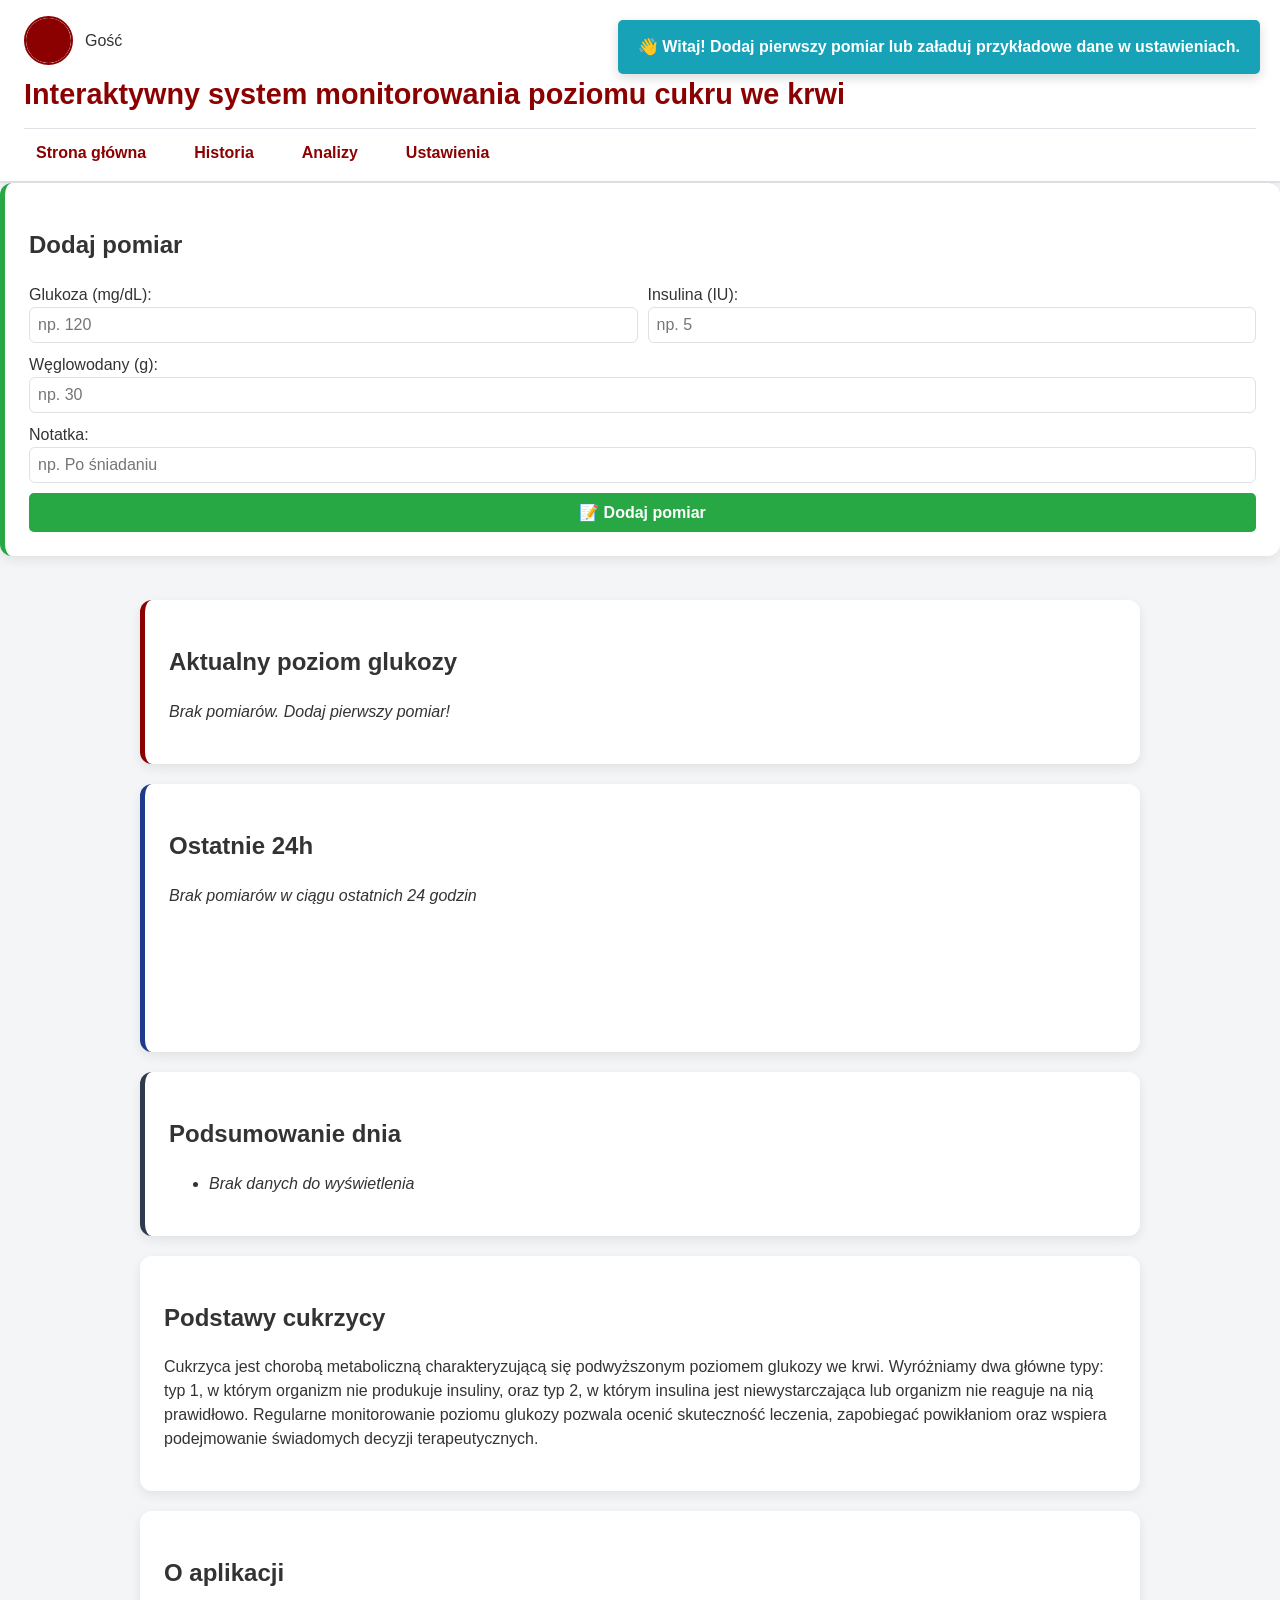
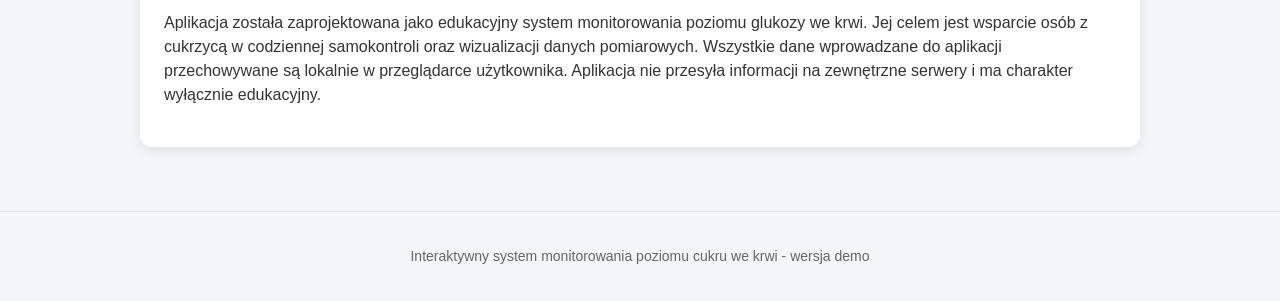
<file: docs/index.html>
<!DOCTYPE html>
<html lang="pl">
<head>
  <meta charset="UTF-8">
  <meta name="viewport" content="width=device-width, initial-scale=1.0">
  <title>Interaktywny system monitorowania poziomu cukru we krwi</title>
  <link rel="stylesheet" href="style.css">
</head>
<body>

<header>
  <div id="user-profile">
    <img src="[data-uri]" alt="Profil użytkownika" id="profile-pic">
    <span id="username-display">Gość</span>
  </div>
  <h1>Interaktywny system monitorowania poziomu cukru we krwi</h1>
  <nav>
    <ul>
      <li><a href="#" data-target="dashboard">Strona główna</a></li>
      <li><a href="#" data-target="history">Historia</a></li>
      <li><a href="#" data-target="analytics">Analizy</a></li>
      <li><a href="#" data-target="settings">Ustawienia</a></li>
    </ul>
  </nav>
</header>

<main>
  <!-- SZYBKI FORMULARZ DODAWANIA POMIARU -->
  <div class="dashboard-card" id="quick-add-form">
    <h2>Dodaj pomiar</h2>
    <form id="quick-measurement-form">
      <div style="display: grid; grid-template-columns: 1fr 1fr; gap: 10px; margin-bottom: 10px;">
        <div>
          <label for="quick-glucose">Glukoza (mg/dL):</label>
          <input type="number" id="quick-glucose" required min="20" max="800" 
                 style="width: 100%; padding: 8px;" placeholder="np. 120">
        </div>
        <div>
          <label for="quick-insulin">Insulina (IU):</label>
          <input type="number" id="quick-insulin" step="0.5" min="0" max="50"
                 style="width: 100%; padding: 8px;" placeholder="np. 5">
        </div>
      </div>

      <div style="margin-bottom: 10px;">
        <label for="quick-carbs">Węglowodany (g):</label>
        <input type="number" id="quick-carbs" step="1" min="0" max="300"
               style="width: 100%; padding: 8px;" placeholder="np. 30">
      </div>
      
      <div style="margin-bottom: 10px;">
        <label for="quick-note">Notatka:</label>
        <input type="text" id="quick-note" 
               style="width: 100%; padding: 8px;" 
               placeholder="np. Po śniadaniu">
      </div>
      
      <button type="submit" 
              style="background: #28a745; color: white; border: none; padding: 10px; width: 100%; border-radius: 5px; cursor: pointer;">
        📝 Dodaj pomiar
      </button>
    </form>
  </div>

  <!-- DASHBOARD -->
  <section id="dashboard">
    <div class="dashboard-card" id="current-glucose-card">
      <h2>Aktualny poziom glukozy</h2>
      <p>[Aktualny poziom glukozy]</p>
    </div>

    <div class="dashboard-card" id="mini-chart">
      <h2>Ostatnie 24h</h2>
      <p>[Mini wykres poziomu glukozy]</p>
    </div>

    <div class="dashboard-card" id="daily-summary">
      <h2>Podsumowanie dnia</h2>
      <ul>
        <li>Średni poziom glukozy: [Placeholder]</li>
        <li>Liczba pomiarów: [Placeholder]</li>
        <li>Minimalna wartość: [Placeholder]</li>
        <li>Maksymalna wartość: [Placeholder]</li>
      </ul>
    </div>

    <div class="dashboard-card" id="diabetes-basics">
      <h2>Podstawy cukrzycy</h2>
      <p>
        Cukrzyca jest chorobą metaboliczną charakteryzującą się podwyższonym poziomem glukozy we krwi. Wyróżniamy dwa główne typy: typ 1, w którym organizm nie produkuje insuliny, oraz typ 2, w którym insulina jest niewystarczająca lub organizm nie reaguje na nią prawidłowo. Regularne monitorowanie poziomu glukozy pozwala ocenić skuteczność leczenia, zapobiegać powikłaniom oraz wspiera podejmowanie świadomych decyzji terapeutycznych.
      </p>
    </div>

    <div class="dashboard-card" id="app-info">
      <h2>O aplikacji</h2>
      <p>
        Aplikacja została zaprojektowana jako edukacyjny system monitorowania poziomu glukozy we krwi. Jej celem jest wsparcie osób z cukrzycą w codziennej samokontroli oraz wizualizacji danych pomiarowych. Wszystkie dane wprowadzane do aplikacji przechowywane są lokalnie w przeglądarce użytkownika. Aplikacja nie przesyła informacji na zewnętrzne serwery i ma charakter wyłącznie edukacyjny.
      </p>
    </div>
  </section>

  <!-- HISTORIA -->
  <section id="history" class="hidden">
    <h2>Historia pomiarów</h2>
    <div class="table-wrap">
      <table class="history">
        <thead>
          <tr>
            <th>Data</th>
            <th>Godzina</th>
            <th>Poziom glukozy</th>
            <th>Insulina (IU)</th>
            <th>Węglowodany (g)</th>
            <th>Notatka</th>
          </tr>
        </thead>
        <tbody>
          <!-- Wypełniane przez JS -->
        </tbody>
      </table>
    </div>
  </section>

  <!-- ANALIZY -->
  <section id="analytics" class="hidden">
    <h2>Analizy i statystyki</h2>
    
    <div class="analytics-card">
      <h3>Wykres trendów</h3>
      <div class="chart-controls">
        <label for="trend-range-select">Wybierz zakres:</label>
        <select id="trend-range-select" style="margin-left: 10px; padding: 8px 12px; border-radius: 6px; border: 1px solid #ddd;">
          <option value="days">Ostatnie 12 dni</option>
          <option value="weeks">Ostatnie 12 tygodni</option>
          <option value="months">Ostatnie 12 miesięcy</option>
        </select>
      </div>
      <div class="placeholder" id="trend-placeholder">
        <!-- Wykres pojawi się tutaj -->
      </div>
      <div id="chart-stats" style="margin-top: 15px;"></div>
    </div>
    
    <div class="analytics-card">
      <h3>Podsumowanie</h3>
      <div class="placeholder" id="analytics-summary">
        <!-- Statystyki pojawią się tutaj -->
      </div>
    </div>

    <div class="analytics-card" id="analytics-info">
      <h3>Analiza i statystyki</h3>
      <p>
        Aplikacja pozwala śledzić poziom glukozy w czasie dzięki automatycznemu generowaniu wykresów i podsumowań statystycznych. Możesz obserwować średnie wartości dzienne, tygodniowe i miesięczne, minimalne oraz maksymalne stężenia glukozy, a także trendy wzrostu lub spadku poziomu cukru. Dzięki temu łatwiej zidentyfikować czynniki wpływające na wahania glikemii, takie jak posiłki, aktywność fizyczna czy stres. Wizualizacja danych pomaga w szybkim wykrywaniu nieprawidłowości i ocenie skuteczności leczenia.
      </p>
    </div>

    <div class="analytics-card" id="why-keep-log">
      <h3>Dlaczego warto prowadzić dziennik glikemii</h3>
      <p>Regularne zapisywanie pomiarów glukozy w dzienniku pozwala lepiej zrozumieć własne ciało i kontrolować przebieg cukrzycy. Prowadzenie dziennika:</p>
      <ul>
        <li>ułatwia podejmowanie świadomych decyzji żywieniowych i insulinowych,</li>
        <li>pomaga lekarzowi w precyzyjnej ocenie terapii,</li>
        <li>umożliwia szybkie wykrycie niepokojących trendów, takich jak częste spadki lub skoki cukru,</li>
        <li>wspiera rozwój zdrowych nawyków i lepszą kontrolę choroby na co dzień.</li>
      </ul>
    </div>
  </section>

  <!-- USTAWIENIA -->
  <section id="settings" class="hidden">
    <h2>Ustawienia</h2>
    
    <!-- KONTO UŻYTKOWNIKA -->
    <div class="settings-card">
      <h3>Konto użytkownika</h3>
      <div id="account-section">
        <div id="login-form" style="display: block;">
          <div style="margin-bottom: 15px;">
            <label for="username">Nazwa użytkownika:</label>
            <input type="text" id="username" style="width: 100%; padding: 10px; margin-top: 5px; border: 1px solid #ddd; border-radius: 6px;">
          </div>
          <div style="margin-bottom: 15px;">
            <label for="password">Hasło:</label>
            <input type="password" id="password" style="width: 100%; padding: 10px; margin-top: 5px; border: 1px solid #ddd; border-radius: 6px;">
          </div>
          <div style="display: flex; gap: 10px; margin-bottom: 15px;">
            <button id="register-btn" style="flex: 1; padding: 12px; background: #28a745; color: white; border: none; border-radius: 6px; cursor: pointer; font-weight: bold;">
              Zarejestruj się
            </button>
            <button id="login-btn" style="flex: 1; padding: 12px; background: #007bff; color: white; border: none; border-radius: 6px; cursor: pointer; font-weight: bold;">
              Zaloguj się
            </button>
          </div>
        </div>
        
        <div id="user-info" style="display: none;">
          <div style="padding: 15px; background: #e8f4f8; border-radius: 8px; margin-bottom: 15px;">
            <div style="font-weight: bold; color: #1e3a8a;">Zalogowany jako: <span id="logged-user"></span></div>
            <div style="font-size: 0.9em; color: #666; margin-top: 5px;">ID użytkownika: <span id="user-id"></span></div>
          </div>
          <button id="logout-btn" style="width: 100%; padding: 12px; background: #dc3545; color: white; border: none; border-radius: 6px; cursor: pointer; font-weight: bold;">
            Wyloguj się
          </button>
        </div>
        
        <div id="login-message" style="margin-top: 10px; padding: 10px; border-radius: 6px; display: none;"></div>
      </div>
    </div>
    
    <!-- USTAWIENIA WYGLĄDU -->
    <div class="settings-card">
      <h3>Wygląd</h3>
      <div style="display: flex; align-items: center; justify-content: space-between; padding: 15px 0;">
        <span style="font-weight: bold;">Tryb ciemny</span>
        <label class="switch">
          <input type="checkbox" id="dark-mode-toggle">
          <span class="slider round"></span>
        </label>
      </div>
    </div>
    
    <!-- ZARZĄDZANIE DANYMI -->
    <div class="settings-card">
      <h3>Zarządzanie danymi</h3>
      <ul class="settings-list">
        <li>
          <a href="#" id="export-data" style="display: block; text-decoration: none; color: inherit; padding: 12px;">
            💾 Eksportuj dane do JSON
          </a>
        </li>
        <li>
          <a href="#" id="add-sample-data" style="display: block; text-decoration: none; color: inherit; padding: 12px;">
            📊 Dodaj przykładowe dane
          </a>
        </li>
        <li>
          <a href="#" id="clear-all-data" style="display: block; text-decoration: none; color: #dc3545; padding: 12px;">
            🗑️ Usuń wszystkie dane
          </a>
        </li>
      </ul>
    </div>
  </section>
</main>

<footer>
  <p>Interaktywny system monitorowania poziomu cukru we krwi - wersja demo</p>
</footer>

<script src="script.js"></script>
</body>
</html>
</file>
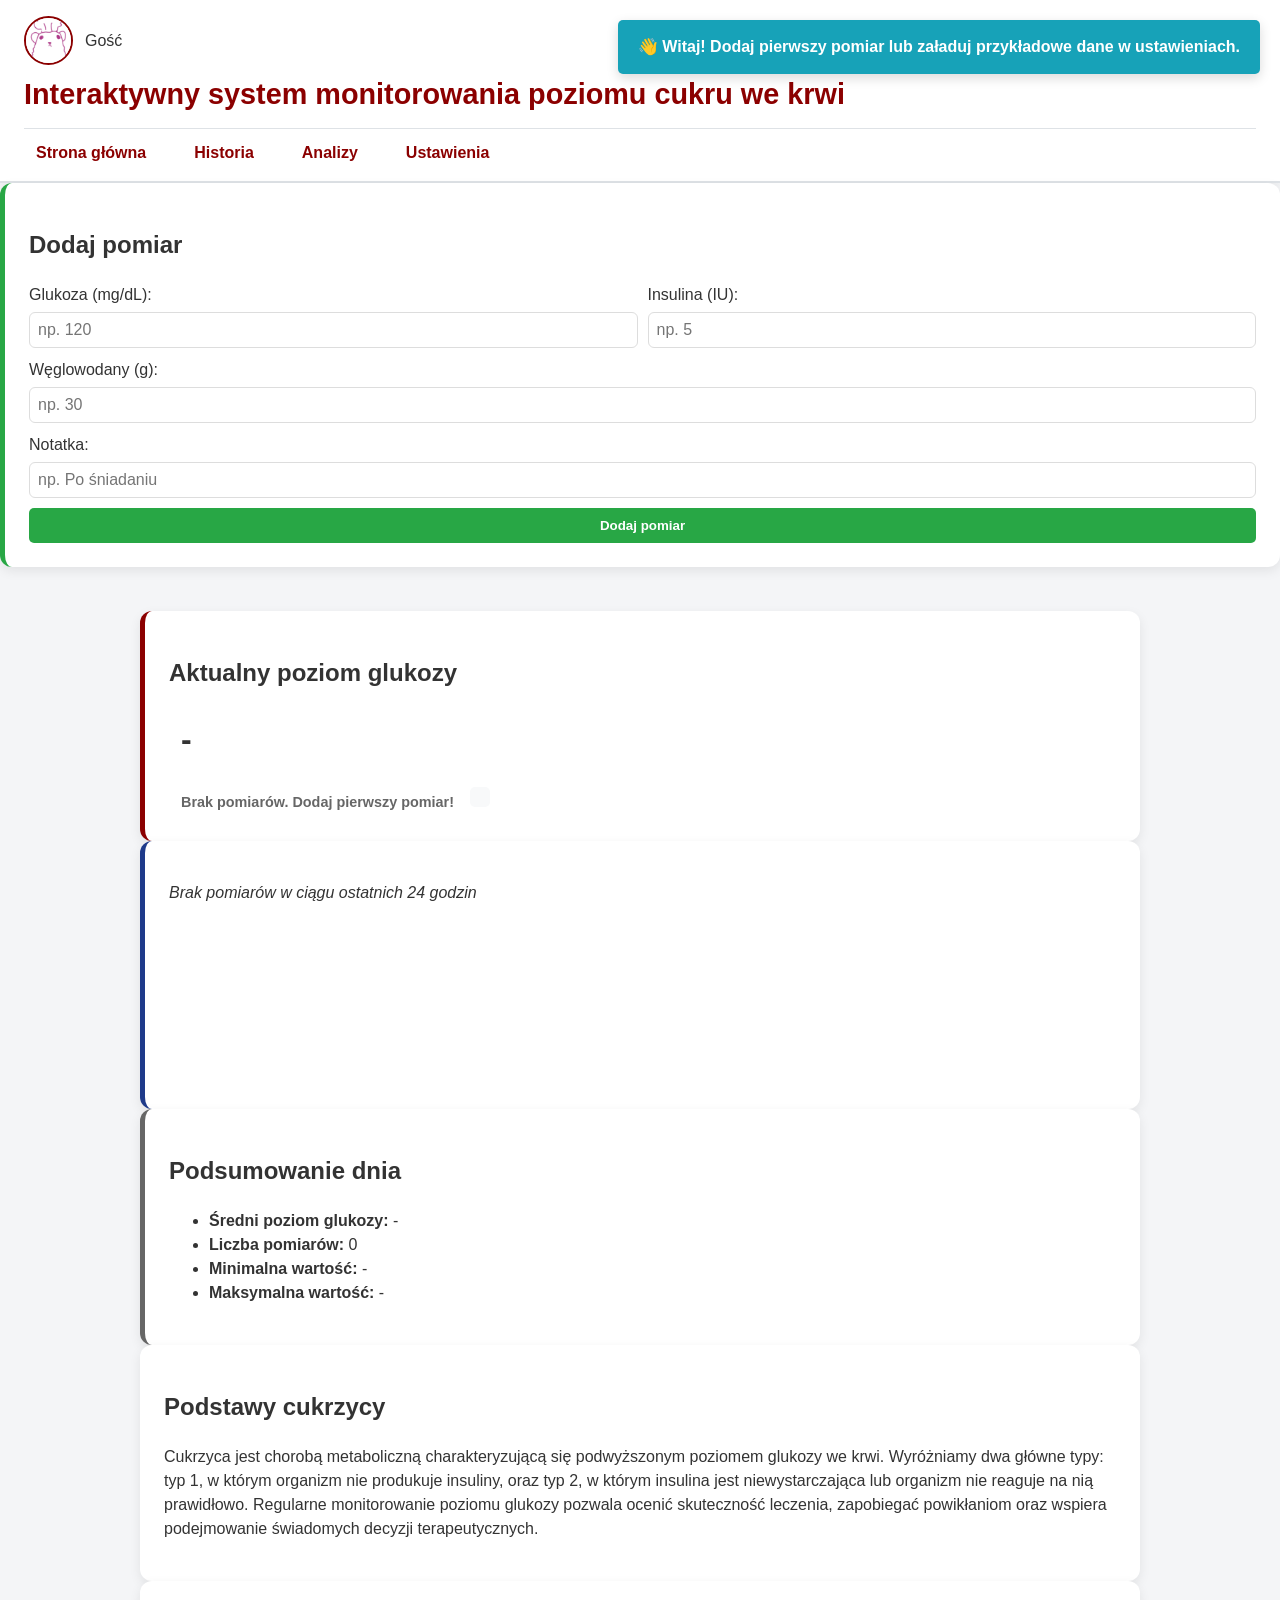
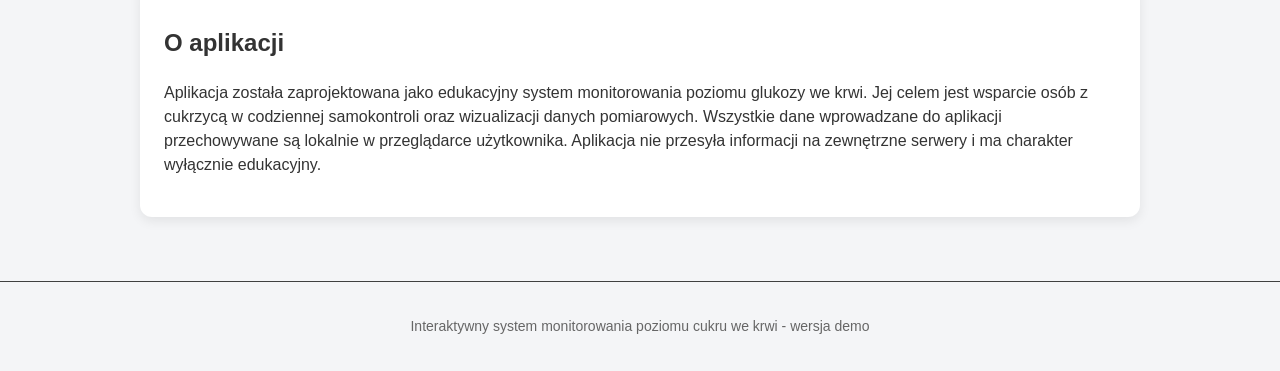
<file: docs1/index.html>
<!DOCTYPE html>
<html lang="pl">
<head>
  <meta charset="UTF-8">
  <meta name="viewport" content="width=device-width, initial-scale=1.0">
  <title>Interaktywny system monitorowania poziomu cukru we krwi</title>
  <link rel="stylesheet" href="style.css">
</head>
<body>

<header>
  <div id="user-profile">
    <img src="avatar.jpg" alt="Profil użytkownika" id="profile-pic">
    <span id="username-display">Gość</span>
  </div>
  
  <h1>Interaktywny system monitorowania poziomu cukru we krwi</h1>
  
  <nav>
    <ul>
      <li><a href="#dashboard">Strona główna</a></li>
      <li><a href="#history">Historia</a></li>
      <li><a href="#analytics">Analizy</a></li>
      <li><a href="#settings">Ustawienia</a></li>
    </ul>
  </nav>
</header>

<main>
  <!-- FORMULARZ DODAWANIA POMIARU -->
  <div class="card" id="quick-add-form">
    <h2>Dodaj pomiar</h2>
    <form id="quick-measurement-form">
      <div class="form-grid">
        <div>
          <label for="quick-glucose">Glukoza (mg/dL):</label>
          <input type="number" id="quick-glucose" required min="20" max="800" placeholder="np. 120">
        </div>
        <div>
          <label for="quick-insulin">Insulina (IU):</label>
          <input type="number" id="quick-insulin" step="0.5" min="0" max="50" placeholder="np. 5">
        </div>
      </div>

      <div class="form-field">
        <label for="quick-carbs">Węglowodany (g):</label>
        <input type="number" id="quick-carbs" step="1" min="0" max="300" placeholder="np. 30">
      </div>
      
      <div class="form-field">
        <label for="quick-note">Notatka:</label>
        <input type="text" id="quick-note" placeholder="np. Po śniadaniu">
      </div>
      
      <button type="submit" class="btn-submit">Dodaj pomiar</button>
    </form>
  </div>

  <!-- DASHBOARD -->
  <section id="dashboard">
    <div class="card" id="current-glucose-card">
      <h2>Aktualny poziom glukozy</h2>
      <span id="glucose-value" class="glucose-value">-</span>
      <small id="glucose-date" class="glucose-date">Brak danych</small>
      <div id="glucose-status" class="glucose-status"></div>
    </div>

    <div class="card" id="mini-chart">
      <h2>Ostatnie 24h</h2>
      <p>[Mini wykres poziomu glukozy]</p>
    </div>

    <div class="card" id="daily-summary">
      <h2>Podsumowanie dnia</h2>
      <ul>
        <li><strong>Średni poziom glukozy:</strong> <span id="summary-avg">-</span></li>
        <li><strong>Liczba pomiarów:</strong> <span id="summary-count">-</span></li>
        <li><strong>Minimalna wartość:</strong> <span id="summary-min">-</span></li>
        <li><strong>Maksymalna wartość:</strong> <span id="summary-max">-</span></li>
      </ul>
    </div>

    <div class="card">
      <h2>Podstawy cukrzycy</h2>
      <p>Cukrzyca jest chorobą metaboliczną charakteryzującą się podwyższonym poziomem glukozy we krwi. Wyróżniamy dwa główne typy: typ 1, w którym organizm nie produkuje insuliny, oraz typ 2, w którym insulina jest niewystarczająca lub organizm nie reaguje na nią prawidłowo. Regularne monitorowanie poziomu glukozy pozwala ocenić skuteczność leczenia, zapobiegać powikłaniom oraz wspiera podejmowanie świadomych decyzji terapeutycznych.</p>
    </div>

    <div class="card">
      <h2>O aplikacji</h2>
      <p>Aplikacja została zaprojektowana jako edukacyjny system monitorowania poziomu glukozy we krwi. Jej celem jest wsparcie osób z cukrzycą w codziennej samokontroli oraz wizualizacji danych pomiarowych. Wszystkie dane wprowadzane do aplikacji przechowywane są lokalnie w przeglądarce użytkownika. Aplikacja nie przesyła informacji na zewnętrzne serwery i ma charakter wyłącznie edukacyjny.</p>
    </div>
  </section>

  <!-- HISTORIA -->
  <section id="history" class="hidden">
    <h2>Historia pomiarów</h2>
    <div class="table-wrap">
      <table class="history">
        <thead>
          <tr>
            <th>Data</th>
            <th>Godzina</th>
            <th>Poziom glukozy</th>
            <th>Insulina (IU)</th>
            <th>Węglowodany (g)</th>
            <th>Notatka</th>
          </tr>
        </thead>
        <tbody></tbody>
      </table>
    </div>
  </section>

  <!-- ANALIZY -->
  <section id="analytics" class="hidden">
    <h2>Analizy i statystyki</h2>
    
    <div class="card">
      <h3>Wykres trendów</h3>
      <div class="chart-controls">
        <label for="trend-range-select">Wybierz zakres:</label>
        <select id="trend-range-select">
          <option value="days">Ostatnie 12 dni</option>
          <option value="weeks">Ostatnie 12 tygodni</option>
          <option value="months">Ostatnie 12 miesięcy</option>
        </select>
      </div>
      <div class="placeholder" id="trend-placeholder"></div>
      <div id="chart-stats">
        <h4>Statystyki</h4>
        <ul>
          <li><strong>Średnia:</strong> <span id="stat-avg">-</span></li>
          <li><strong>Zakres:</strong> <span id="stat-range">-</span></li>
          <li><strong>Trend <span id="stat-period"></span>:</strong> <span id="stat-trend">-</span></li>
        </ul>
      </div>
    </div>
    
    <div class="card">
      <h3 id="summary-title">Podsumowanie</h3>
      <div id="analytics-summary">
        <ul>
          <li><strong>Średni poziom glukozy:</strong> <span id="avg-glucose">-</span></li>
          <li><strong>Czas w zakresie docelowym:</strong> <span id="time-in-range">-</span> <em id="range-desc"></em></li>
        </ul>
        
        <h4>Rozkład poziomów glukozy</h4>
        <ul>
          <li><strong>Bardzo niski (&lt;70):</strong> <span id="dist-very-low">0</span> pomiarów</li>
          <li><strong>W normie (70-140):</strong> <span id="dist-normal">0</span> pomiarów</li>
          <li><strong>Wysoki (141-180):</strong> <span id="dist-high">0</span> pomiarów</li>
          <li><strong>Bardzo wysoki (&gt;180):</strong> <span id="dist-very-high">0</span> pomiarów</li>
        </ul>
        
        <h4>Średnie według pory dnia</h4>
        <ul>
          <li><strong>🌅 Rano (6-12):</strong> <span id="time-morning">-</span></li>
          <li><strong>☀️ Południe (12-18):</strong> <span id="time-afternoon">-</span></li>
          <li><strong>🌙 Wieczór (18-24):</strong> <span id="time-evening">-</span></li>
          <li><strong>🌃 Noc (0-6):</strong> <span id="time-night">-</span></li>
        </ul>
      </div>
    </div>

    <div class="card">
      <h3>Analiza i statystyki</h3>
      <p>Aplikacja pozwala śledzić poziom glukozy w czasie dzięki automatycznemu generowaniu wykresów i podsumowań statystycznych. Możesz obserwować średnie wartości dzienne, tygodniowe i miesięczne, minimalne oraz maksymalne stężenia glukozy, a także trendy wzrostu lub spadku poziomu cukru. Dzięki temu łatwiej zidentyfikować czynniki wpływające na wahania glikemii, takie jak posiłki, aktywność fizyczna czy stres. Wizualizacja danych pomaga w szybkim wykrywaniu nieprawidłowości i ocenie skuteczności leczenia.</p>
    </div>

    <div class="card">
      <h3>Dlaczego warto prowadzić dziennik glikemii</h3>
      <p>Regularne zapisywanie pomiarów glukozy w dzienniku pozwala lepiej zrozumieć własne ciało i kontrolować przebieg cukrzycy. Prowadzenie dziennika:</p>
      <ul>
        <li>ułatwia podejmowanie świadomych decyzji żywieniowych i insulinowych,</li>
        <li>pomaga lekarzowi w precyzyjnej ocenie terapii,</li>
        <li>umożliwia szybkie wykrycie niepokojących trendów, takich jak częste spadki lub skoki cukru,</li>
        <li>wspiera rozwój zdrowych nawyków i lepszą kontrolę choroby na co dzień.</li>
      </ul>
    </div>
  </section>

  <!-- USTAWIENIA -->
  <section id="settings" class="hidden">
    <h2>Ustawienia</h2>
    
    <div class="card">
      <h3>Konto użytkownika</h3>
      <div id="login-form">
        <div class="form-field">
          <label for="username">Nazwa użytkownika:</label>
          <input type="text" id="username">
        </div>
        <div class="form-field">
          <label for="password">Hasło:</label>
          <input type="password" id="password">
        </div>
        <div class="btn-group">
          <button id="register-btn" class="btn-success">Zarejestruj się</button>
          <button id="login-btn" class="btn-primary">Zaloguj się</button>
        </div>
      </div>
      
      <div id="user-info" class="hidden">
        <div class="user-info-box">
          <div class="user-name">Zalogowany jako: <span id="logged-user"></span></div>
          <div class="user-id">ID: <span id="user-id"></span></div>
        </div>
        <button id="logout-btn" class="btn-danger btn-full">Wyloguj się</button>
      </div>
    </div>
    
    <div class="card">
      <h3>Wygląd</h3>
      <div class="toggle-row">
        <span class="toggle-label">Tryb ciemny</span>
        <label class="switch">
          <input type="checkbox" id="dark-mode-toggle">
          <span class="slider round"></span>
        </label>
      </div>
    </div>
    
    <div class="card">
      <h3>Zarządzanie danymi</h3>
      <ul class="settings-list">
        <li><a href="#" id="export-data">💾 Eksportuj dane do JSON</a></li>
        <li><a href="#" id="add-sample-data">📊 Dodaj przykładowe dane</a></li>
        <li><a href="#" id="clear-all-data" class="danger-link">🗑️ Usuń wszystkie dane</a></li>
      </ul>
    </div>
  </section>
</main>

<footer>
  <p>Interaktywny system monitorowania poziomu cukru we krwi - wersja demo</p>
</footer>

<script src="storage.js"></script>
<script src="script.js"></script>
</body>
</html>
</file>
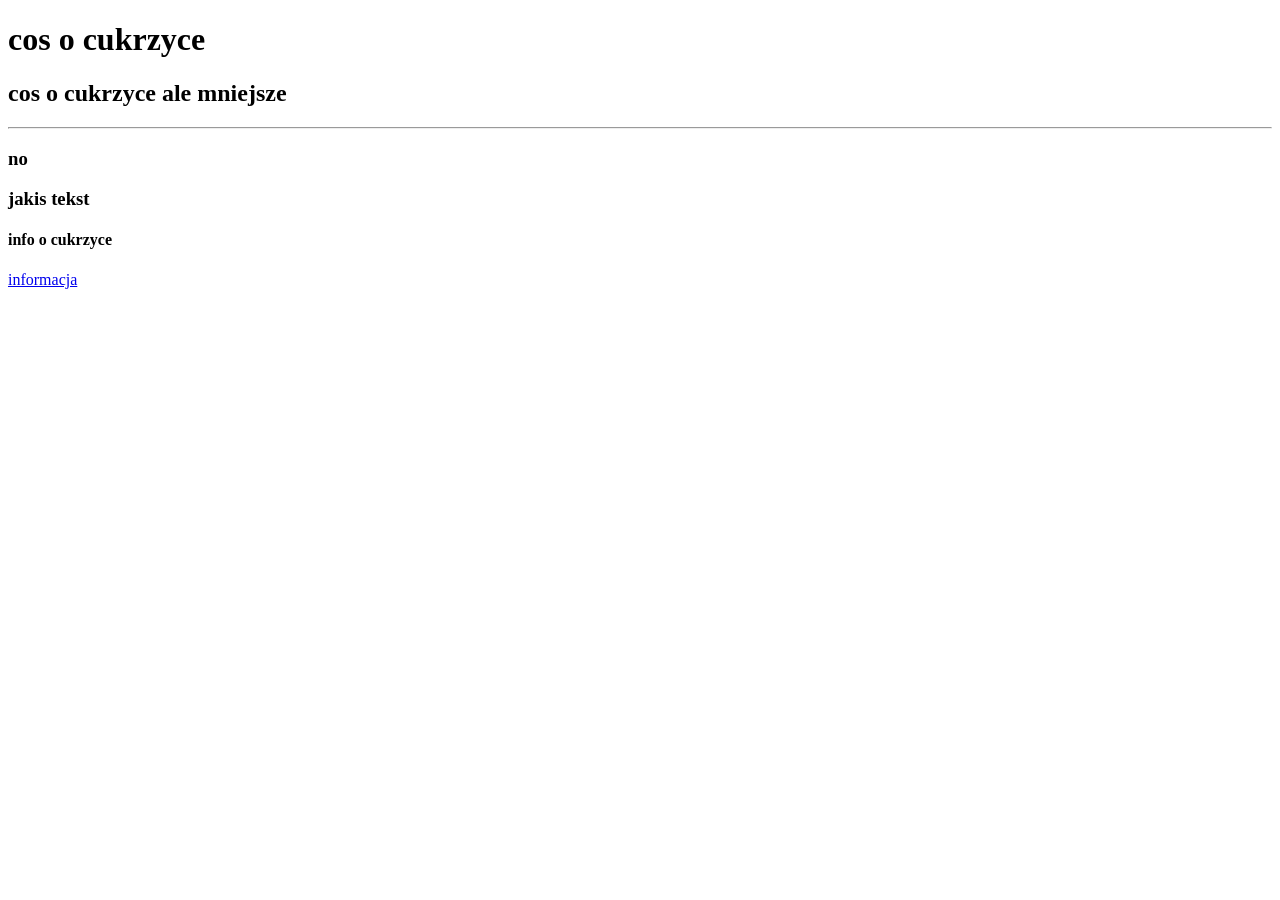
<file: projekt-strona/html/index.html>
<!DOCTYPE html>
<html>
<head>
    <title>jakis tytul </title>
</head>
    <body>
        <h1> cos o cukrzyce</h1>
        <h2> cos o cukrzyce ale mniejsze </h2>
        <hr>
        <h3> no <h3>
        <p>jakis tekst<p>
            <h4> info o cukrzyce</h4>

        <a href="https://www.zwrotnikraka.pl/czym-jest-cukrzyca" 
        target="_blank"
         title="strona o cukrzyce ">  
         informacja
        </a>
        <body>
</html>
</file>
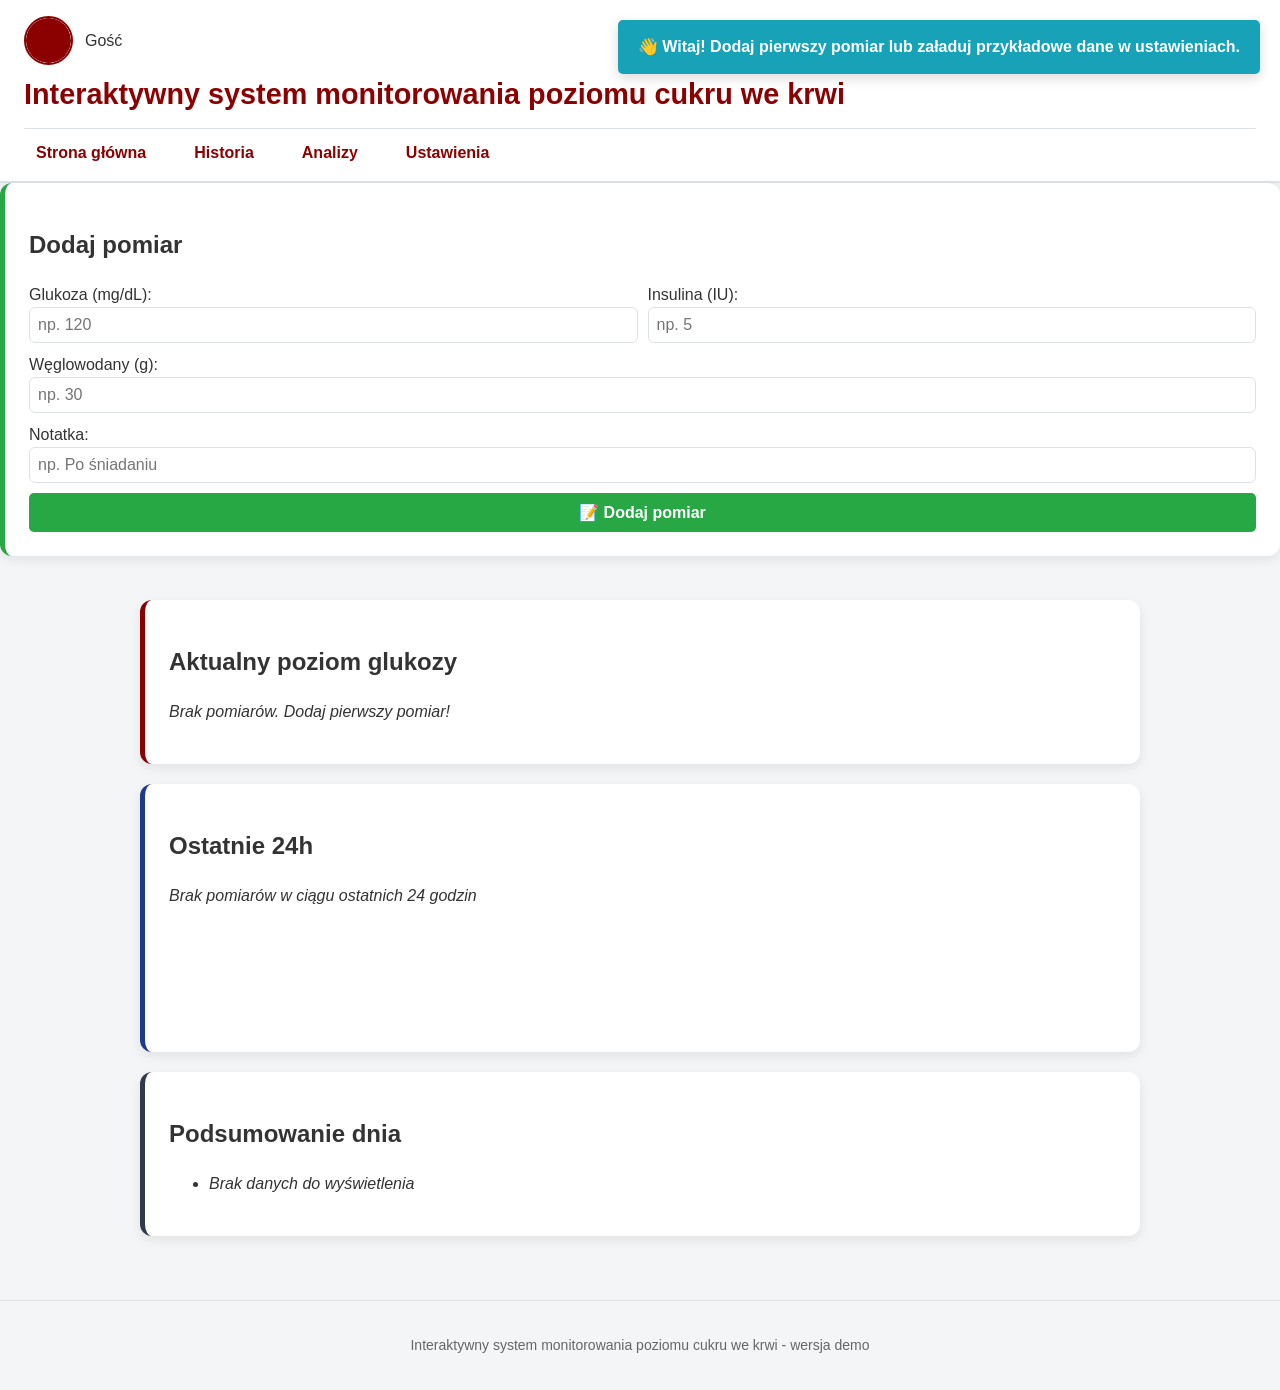
<file: projekt.github.io-main/docs/index.html>
<!DOCTYPE html>
<html lang="pl">
<head>
  <meta charset="UTF-8">
  <meta name="viewport" content="width=device-width, initial-scale=1.0">
  <title>Interaktywny system monitorowania poziomu cukru we krwi</title>
  <link rel="stylesheet" href="style.css">
</head>
<body>

<header>
  <div id="user-profile">
    <img src="[data-uri]" alt="Profil użytkownika" id="profile-pic">
    <span id="username-display">Gość</span>
  </div>
  <h1>Interaktywny system monitorowania poziomu cukru we krwi</h1>
  <nav>
    <ul>
      <li><a href="#" data-target="dashboard">Strona główna</a></li>
      <li><a href="#" data-target="history">Historia</a></li>
      <li><a href="#" data-target="analytics">Analizy</a></li>
      <li><a href="#" data-target="settings">Ustawienia</a></li>
    </ul>
  </nav>
</header>

<main>
  <!-- SZYBKI FORMULARZ DODAWANIA POMIARU -->
  <div class="dashboard-card" id="quick-add-form">
    <h2>Dodaj pomiar</h2>
    <form id="quick-measurement-form">
      <div style="display: grid; grid-template-columns: 1fr 1fr; gap: 10px; margin-bottom: 10px;">
        <div>
          <label for="quick-glucose">Glukoza (mg/dL):</label>
          <input type="number" id="quick-glucose" required min="20" max="800" 
                 style="width: 100%; padding: 8px;" placeholder="np. 120">
        </div>
        <div>
          <label for="quick-insulin">Insulina (IU):</label>
          <input type="number" id="quick-insulin" step="0.5" min="0" max="50"
                 style="width: 100%; padding: 8px;" placeholder="np. 5">
        </div>
      </div>

      <div style="margin-bottom: 10px;">
        <label for="quick-carbs">Węglowodany (g):</label>
        <input type="number" id="quick-carbs" step="1" min="0" max="300"
               style="width: 100%; padding: 8px;" placeholder="np. 30">
      </div>
      
      <div style="margin-bottom: 10px;">
        <label for="quick-note">Notatka:</label>
        <input type="text" id="quick-note" 
               style="width: 100%; padding: 8px;" 
               placeholder="np. Po śniadaniu">
      </div>
      
      <button type="submit" 
              style="background: #28a745; color: white; border: none; padding: 10px; width: 100%; border-radius: 5px; cursor: pointer;">
        📝 Dodaj pomiar
      </button>
    </form>
  </div>

  <!-- DASHBOARD -->
  <section id="dashboard">
    <div class="dashboard-card" id="current-glucose-card">
      <h2>Aktualny poziom glukozy</h2>
      <p>[Aktualny poziom glukozy]</p>
    </div>

    <div class="dashboard-card" id="mini-chart">
      <h2>Ostatnie 24h</h2>
      <p>[Mini wykres poziomu glukozy]</p>
    </div>

    <div class="dashboard-card" id="daily-summary">
      <h2>Podsumowanie dnia</h2>
      <ul>
        <li>Średni poziom glukozy: [Placeholder]</li>
        <li>Liczba pomiarów: [Placeholder]</li>
        <li>Minimalna wartość: [Placeholder]</li>
        <li>Maksymalna wartość: [Placeholder]</li>
      </ul>
    </div>
  </section>

  <!-- HISTORIA -->
  <section id="history" class="hidden">
    <h2>Historia pomiarów</h2>
    <div class="table-wrap">
      <table class="history">
        <thead>
          <tr>
            <th>Data</th>
            <th>Godzina</th>
            <th>Poziom glukozy</th>
            <th>Insulina (IU)</th>
            <th>Węglowodany (g)</th>
            <th>Notatka</th>
          </tr>
        </thead>
        <tbody>
          <!-- Wypełniane przez JS -->
        </tbody>
      </table>
    </div>
  </section>

  <!-- ANALIZY -->
  <section id="analytics" class="hidden">
    <h2>Analizy i statystyki</h2>
    
    <div class="analytics-card">
      <h3>Wykres trendów</h3>
      <div class="chart-controls">
        <label for="trend-range-select">Wybierz zakres:</label>
        <select id="trend-range-select" style="margin-left: 10px; padding: 8px 12px; border-radius: 6px; border: 1px solid #ddd;">
          <option value="days">Ostatnie 12 dni</option>
          <option value="weeks">Ostatnie 12 tygodni</option>
          <option value="months">Ostatnie 12 miesięcy</option>
        </select>
      </div>
      <div class="placeholder" id="trend-placeholder">
        <!-- Wykres pojawi się tutaj -->
      </div>
      <div id="chart-stats" style="margin-top: 15px;"></div>
    </div>
    
    <div class="analytics-card">
      <h3>Podsumowanie</h3>
      <div class="placeholder" id="analytics-summary">
        <!-- Statystyki pojawią się tutaj -->
      </div>
    </div>
  </section>

  <!-- USTAWIENIA -->
  <section id="settings" class="hidden">
    <h2>Ustawienia</h2>
    
    <!-- KONTO UŻYTKOWNIKA -->
    <div class="settings-card">
      <h3>Konto użytkownika</h3>
      <div id="account-section">
        <div id="login-form" style="display: block;">
          <div style="margin-bottom: 15px;">
            <label for="username">Nazwa użytkownika:</label>
            <input type="text" id="username" style="width: 100%; padding: 10px; margin-top: 5px; border: 1px solid #ddd; border-radius: 6px;">
          </div>
          <div style="margin-bottom: 15px;">
            <label for="password">Hasło:</label>
            <input type="password" id="password" style="width: 100%; padding: 10px; margin-top: 5px; border: 1px solid #ddd; border-radius: 6px;">
          </div>
          <div style="display: flex; gap: 10px; margin-bottom: 15px;">
            <button id="register-btn" style="flex: 1; padding: 12px; background: #28a745; color: white; border: none; border-radius: 6px; cursor: pointer; font-weight: bold;">
              Zarejestruj się
            </button>
            <button id="login-btn" style="flex: 1; padding: 12px; background: #007bff; color: white; border: none; border-radius: 6px; cursor: pointer; font-weight: bold;">
              Zaloguj się
            </button>
          </div>
        </div>
        
        <div id="user-info" style="display: none;">
          <div style="padding: 15px; background: #e8f4f8; border-radius: 8px; margin-bottom: 15px;">
            <div style="font-weight: bold; color: #1e3a8a;">Zalogowany jako: <span id="logged-user"></span></div>
            <div style="font-size: 0.9em; color: #666; margin-top: 5px;">ID użytkownika: <span id="user-id"></span></div>
          </div>
          <button id="logout-btn" style="width: 100%; padding: 12px; background: #dc3545; color: white; border: none; border-radius: 6px; cursor: pointer; font-weight: bold;">
            Wyloguj się
          </button>
        </div>
        
        <div id="login-message" style="margin-top: 10px; padding: 10px; border-radius: 6px; display: none;"></div>
      </div>
    </div>
    
    <!-- USTAWIENIA WYGLĄDU -->
    <div class="settings-card">
      <h3>Wygląd</h3>
      <div style="display: flex; align-items: center; justify-content: space-between; padding: 15px 0;">
        <span style="font-weight: bold;">Tryb ciemny</span>
        <label class="switch">
          <input type="checkbox" id="dark-mode-toggle">
          <span class="slider round"></span>
        </label>
      </div>
    </div>
    
    <!-- ZARZĄDZANIE DANYMI -->
    <div class="settings-card">
      <h3>Zarządzanie danymi</h3>
      <ul class="settings-list">
        <li>
          <a href="#" id="export-data" style="display: block; text-decoration: none; color: inherit; padding: 12px;">
            💾 Eksportuj dane do JSON
          </a>
        </li>
        <li>
          <a href="#" id="add-sample-data" style="display: block; text-decoration: none; color: inherit; padding: 12px;">
            📊 Dodaj przykładowe dane
          </a>
        </li>
        <li>
          <a href="#" id="clear-all-data" style="display: block; text-decoration: none; color: #dc3545; padding: 12px;">
            🗑️ Usuń wszystkie dane
          </a>
        </li>
      </ul>
    </div>
  </section>
</main>

<footer>
  <p>Interaktywny system monitorowania poziomu cukru we krwi - wersja demo</p>
</footer>

<script src="script.js"></script>
</body>
</html>
</file>
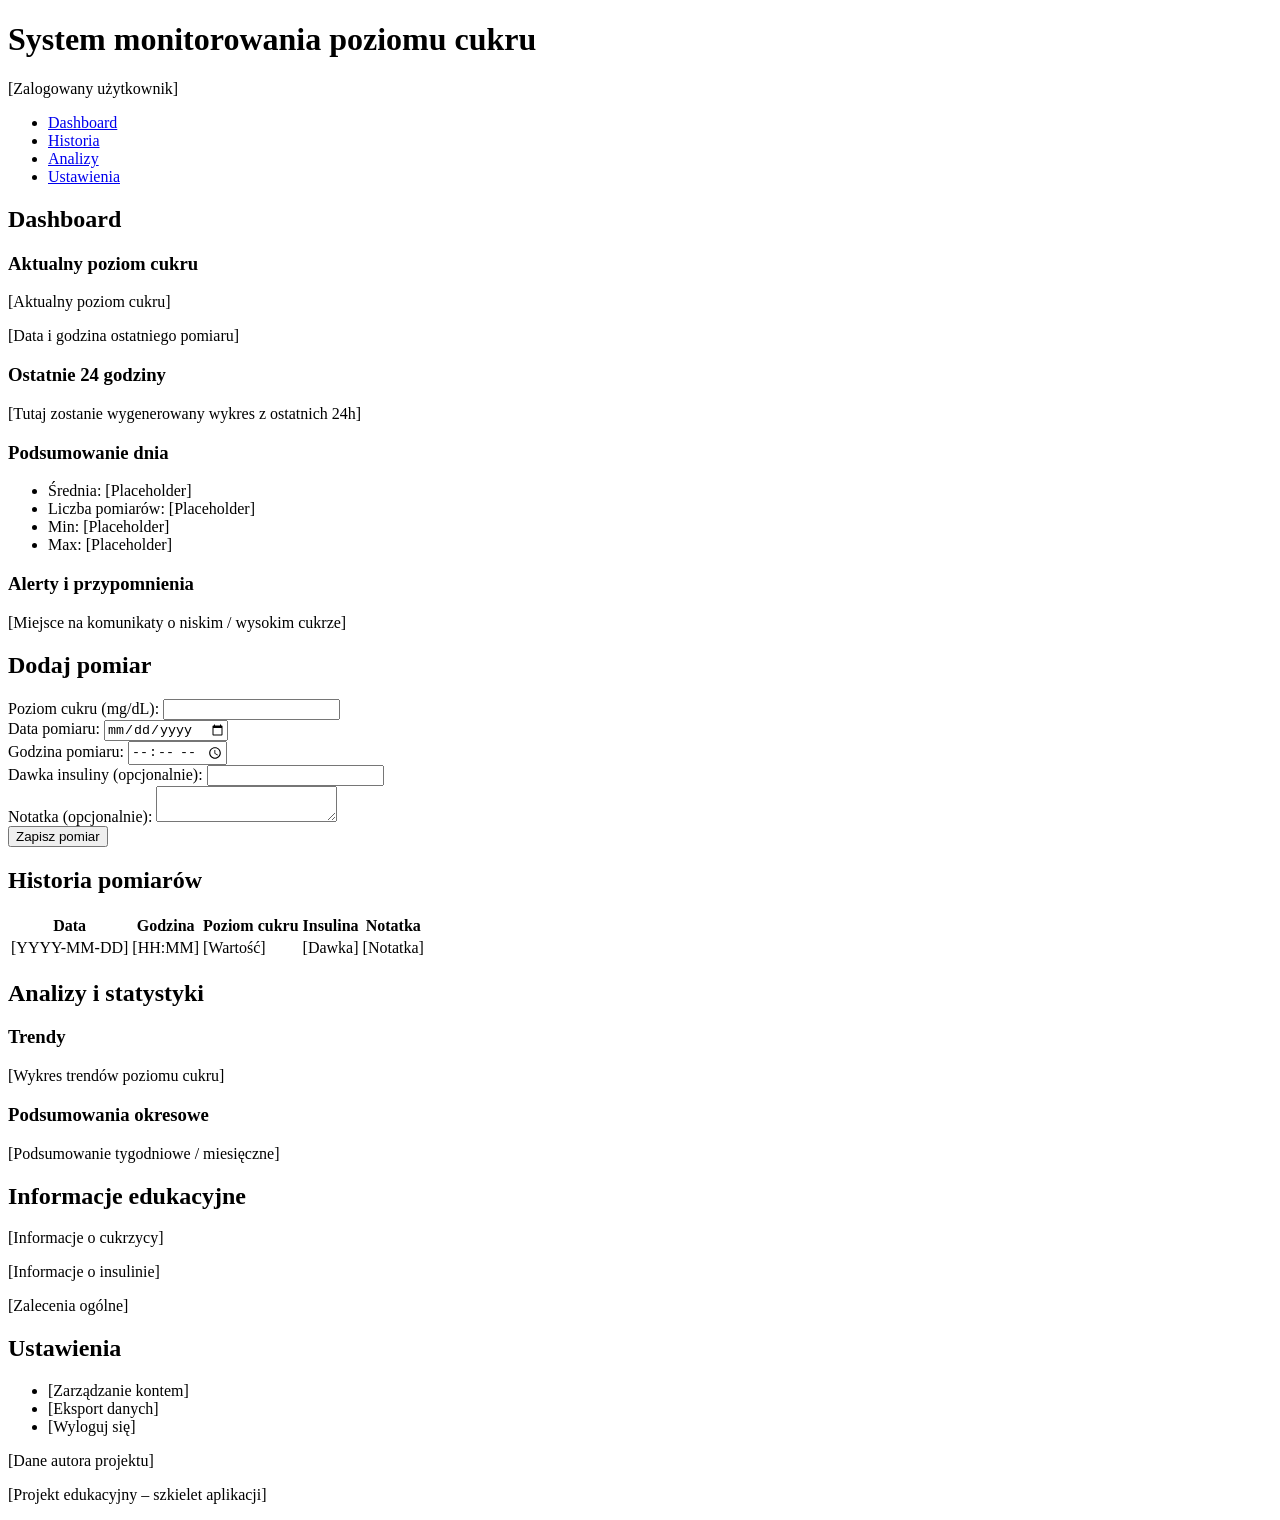
<file: 208210/index01.html>
<!DOCTYPE html>
<html lang="pl">
<head>
    <meta charset="UTF-8">
    <meta name="viewport" content="width=device-width, initial-scale=1.0">
    <title>System monitorowania poziomu cukru</title>
</head>
<body>

<!-- ================= HEADER ================= -->
<header>
    <h1>System monitorowania poziomu cukru</h1>

    <!-- Informacja o użytkowniku -->
    <div id="user-info">
        <p>[Zalogowany użytkownik]</p>
    </div>

    <!-- Menu nawigacyjne -->
    <nav>
        <ul>
            <li><a href="#dashboard">Dashboard</a></li>
            <li><a href="#history">Historia</a></li>
            <li><a href="#analytics">Analizy</a></li>
            <li><a href="#settings">Ustawienia</a></li>
        </ul>
    </nav>
</header>

<!-- ================= MAIN ================= -->
<main>

<!-- ================= DASHBOARD ================= -->
<section id="dashboard">
    <h2>Dashboard</h2>

    <!-- Kontener dashboardu -->
    <div id="dashboard-container">

        <!-- Główny panel aktualnego poziomu cukru -->
        <div class="dashboard-card" id="current-glucose-card">
            <h3>Aktualny poziom cukru</h3>
            <p id="current-glucose">[Aktualny poziom cukru]</p>
            <p id="last-measurement-time">[Data i godzina ostatniego pomiaru]</p>
        </div>

        <!-- Mini wykres -->
        <div class="dashboard-card">
            <h3>Ostatnie 24 godziny</h3>
            <div id="mini-chart">
                [Tutaj zostanie wygenerowany wykres z ostatnich 24h]
            </div>
        </div>

        <!-- Podsumowanie dnia -->
        <div class="dashboard-card">
            <h3>Podsumowanie dnia</h3>
            <ul>
                <li>Średnia: <span id="daily-average">[Placeholder]</span></li>
                <li>Liczba pomiarów: <span id="daily-count">[Placeholder]</span></li>
                <li>Min: <span id="daily-min">[Placeholder]</span></li>
                <li>Max: <span id="daily-max">[Placeholder]</span></li>
            </ul>
        </div>

        <!-- Alerty -->
        <div class="dashboard-card" id="alerts">
            <h3>Alerty i przypomnienia</h3>
            <p>[Miejsce na komunikaty o niskim / wysokim cukrze]</p>
        </div>

    </div>
</section>

<!-- ================= FORMULARZ ================= -->
<section id="add-measurement">
    <h2>Dodaj pomiar</h2>

    <!-- Formularz -->
    <!-- Walidacja danych będzie realizowana w JavaScript -->
    <form id="measurement-form">

        <div>
            <label for="glucose">Poziom cukru (mg/dL):</label>
            <input type="number" id="glucose" name="glucose">
        </div>

        <div>
            <label for="date">Data pomiaru:</label>
            <input type="date" id="date" name="date">
        </div>

        <div>
            <label for="time">Godzina pomiaru:</label>
            <input type="time" id="time" name="time">
        </div>

        <div>
            <label for="insulin">Dawka insuliny (opcjonalnie):</label>
            <input type="number" id="insulin" name="insulin">
        </div>

        <div>
            <label for="note">Notatka (opcjonalnie):</label>
            <textarea id="note" name="note"></textarea>
        </div>

        <button type="submit">Zapisz pomiar</button>
    </form>
</section>

<!-- ================= HISTORIA ================= -->
<section id="history">
    <h2>Historia pomiarów</h2>

    <table id="history-table">
        <thead>
            <tr>
                <th>Data</th>
                <th>Godzina</th>
                <th>Poziom cukru</th>
                <th>Insulina</th>
                <th>Notatka</th>
            </tr>
        </thead>
        <tbody>
            <tr>
                <td>[YYYY-MM-DD]</td>
                <td>[HH:MM]</td>
                <td>[Wartość]</td>
                <td>[Dawka]</td>
                <td>[Notatka]</td>
            </tr>
        </tbody>
    </table>

    <!-- Dane będą generowane dynamicznie -->
</section>

<!-- ================= ANALIZY ================= -->
<section id="analytics">
    <h2>Analizy i statystyki</h2>

    <div class="analytics-card">
        <h3>Trendy</h3>
        <p>[Wykres trendów poziomu cukru]</p>
    </div>

    <div class="analytics-card">
        <h3>Podsumowania okresowe</h3>
        <p>[Podsumowanie tygodniowe / miesięczne]</p>
    </div>
</section>

<!-- ================= EDUKACJA ================= -->
<section id="education">
    <h2>Informacje edukacyjne</h2>
    <p>[Informacje o cukrzycy]</p>
    <p>[Informacje o insulinie]</p>
    <p>[Zalecenia ogólne]</p>
</section>

<!-- ================= USTAWIENIA ================= -->
<section id="settings">
    <h2>Ustawienia</h2>
    <ul>
        <li>[Zarządzanie kontem]</li>
        <li>[Eksport danych]</li>
        <li>[Wyloguj się]</li>
    </ul>
</section>

</main>

<!-- ================= FOOTER ================= -->
<footer>
    <p>[Dane autora projektu]</p>
    <p>[Projekt edukacyjny – szkielet aplikacji]</p>
</footer>

</body>
</html>
</file>
<file: docs/style.css>
/* ===== RESET I PODSTAWY ===== */
:root {
  --bg-primary: #f4f5f7;
  --bg-secondary: #ffffff;
  --text-primary: #333333;
  --text-secondary: #666666;
  --accent-color: #8b0000;
  --border-color: #dee2e6;
  --card-shadow: 0 4px 12px rgba(0,0,0,0.08);
  --hover-shadow: 0 6px 20px rgba(0,0,0,0.1);
}

.dark-mode {
  --bg-primary: #1a1a1a;
  --bg-secondary: #2d2d2d;
  --text-primary: #ffffff;
  --text-secondary: #b0b0b0;
  --accent-color: #ff6b6b;
  --border-color: #404040;
  --card-shadow: 0 4px 12px rgba(0,0,0,0.3);
  --hover-shadow: 0 6px 20px rgba(0,0,0,0.4);
}

html, body {
  margin: 0;
  padding: 0;
  font-family: 'Segoe UI', Tahoma, Geneva, Verdana, sans-serif;
  background-color: var(--bg-primary);
  color: var(--text-primary);
  line-height: 1.5;
  transition: background-color 0.3s, color 0.3s;
}

/* ===== HEADER ===== */
header {
  background: var(--bg-secondary);
  border-bottom: 2px solid var(--border-color);
  padding: 16px 24px;
  box-shadow: 0 2px 10px rgba(0,0,0,0.05);
  transition: all 0.3s;
}

header h1 {
  margin: 0 0 8px 0;
  color: var(--accent-color);
  font-size: 1.8em;
}

nav {
  border-top: 1px solid var(--border-color);
  padding-top: 12px;
  margin-top: 12px;
}

#user-profile {
  display: flex;
  align-items: center;
  gap: 12px;
  margin-bottom: 8px;
}

#profile-pic {
  width: 45px;
  height: 45px;
  border-radius: 50%;
  border: 2px solid var(--accent-color);
  object-fit: cover;
  background: var(--bg-primary);
}

/* ===== MENU ===== */
nav ul {
  list-style: none;
  display: flex;
  gap: 24px;
  padding: 0;
  margin: 0;
}

nav a {
  text-decoration: none;
  color: var(--accent-color);
  font-weight: bold;
  padding: 8px 12px;
  border-radius: 5px;
  transition: all 0.3s;
}

nav a:hover {
  color: white;
  background-color: var(--accent-color);
}

/* ===== DASHBOARD ===== */
#dashboard {
  padding: 24px;
  display: flex;
  flex-direction: column;
  gap: 20px;
  max-width: 1000px;
  margin: 0 auto;
}

.dashboard-card {
  background: var(--bg-secondary);
  border-radius: 12px;
  padding: 24px;
  box-shadow: var(--card-shadow);
  transition: all 0.3s;
}

.dashboard-card:hover {
  transform: translateY(-2px);
  box-shadow: var(--hover-shadow);
}

#current-glucose-card { 
  border-left: 5px solid var(--accent-color); 
}

#mini-chart { 
  border-left: 5px solid #1e3a8a; 
  min-height: 220px;
}

#daily-summary { 
  border-left: 5px solid #2e3b4e; 
}

#quick-add-form {
  border-left: 5px solid #28a745;
  margin-bottom: 20px;
}

/* ===== PODSTRONY UKRYTE ===== */
.hidden { 
  display: none !important; 
}

/* ===== TABELA HISTORII ===== */
#history {
  padding: 24px;
  max-width: 1000px;
  margin: 0 auto;
}

.table-wrap {
  overflow-x: auto;
  border-radius: 8px;
  box-shadow: 0 2px 8px rgba(0,0,0,0.1);
}

table.history {
  width: 100%;
  border-collapse: collapse;
  background: var(--bg-secondary);
}

table.history th, table.history td {
  border: 1px solid var(--border-color);
  padding: 12px 15px;
  text-align: left;
}

table.history th {
  background: var(--accent-color);
  color: white;
  font-weight: bold;
}

table.history tr:hover {
  background-color: rgba(0,0,0,0.05);
}

.dark-mode table.history tr:hover {
  background-color: rgba(255,255,255,0.05);
}

/* ===== ANALIZY ===== */
#analytics {
  padding: 24px;
  max-width: 1000px;
  margin: 0 auto;
}

.analytics-card {
  background: var(--bg-secondary);
  padding: 24px;
  border-radius: 12px;
  box-shadow: var(--card-shadow);
  margin-bottom: 24px;
}

.analytics-card h3 {
  color: #1e3a8a;
  margin-top: 0;
  border-bottom: 2px solid var(--border-color);
  padding-bottom: 10px;
}

.chart-controls {
  margin: 15px 0;
  padding: 15px;
  background: var(--bg-primary);
  border-radius: 8px;
  display: flex;
  align-items: center;
  flex-wrap: wrap;
  gap: 10px;
}

.chart-controls label {
  font-weight: bold;
  color: var(--text-primary);
}

.chart-controls select {
  padding: 8px 12px;
  border: 1px solid var(--border-color);
  border-radius: 6px;
  background: var(--bg-secondary);
  color: var(--text-primary);
  cursor: pointer;
  min-width: 200px;
}

.placeholder {
  min-height: 200px;
  display: flex;
  align-items: center;
  justify-content: center;
}

.empty-state {
  text-align: center;
  padding: 40px 20px;
  color: var(--text-secondary);
  font-style: italic;
  background: var(--bg-primary);
  border-radius: 8px;
  width: 100%;
}

/* ===== USTAWIENIA ===== */
#settings {
  padding: 24px;
  max-width: 600px;
  margin: 0 auto;
}

.settings-card {
  background: var(--bg-secondary);
  padding: 24px;
  border-radius: 12px;
  box-shadow: var(--card-shadow);
  margin-bottom: 24px;
}

.settings-card h3 {
  color: var(--accent-color);
  margin-top: 0;
  border-bottom: 2px solid var(--border-color);
  padding-bottom: 10px;
}

.settings-list {
  list-style: none;
  padding: 0;
  display: flex;
  flex-direction: column;
  gap: 12px;
}

.settings-list li {
  padding: 0;
  border-radius: 8px;
  border: 1px solid var(--border-color);
  background: var(--bg-secondary);
  overflow: hidden;
  transition: all 0.3s;
}

.settings-list li:hover {
  transform: translateX(5px);
  box-shadow: var(--hover-shadow);
}

.settings-list li a {
  display: block;
  text-decoration: none;
  color: inherit;
  padding: 16px;
  transition: background-color 0.3s;
}

.settings-list li a:hover {
  background-color: rgba(0,0,0,0.05);
}

.dark-mode .settings-list li a:hover {
  background-color: rgba(255,255,255,0.05);
}

/* ===== PRZEŁĄCZNIK DARK MODE ===== */
.switch {
  position: relative;
  display: inline-block;
  width: 60px;
  height: 34px;
}

.switch input {
  opacity: 0;
  width: 0;
  height: 0;
}

.slider {
  position: absolute;
  cursor: pointer;
  top: 0;
  left: 0;
  right: 0;
  bottom: 0;
  background-color: #ccc;
  transition: .4s;
}

.slider:before {
  position: absolute;
  content: "";
  height: 26px;
  width: 26px;
  left: 4px;
  bottom: 4px;
  background-color: white;
  transition: .4s;
}

input:checked + .slider {
  background-color: var(--accent-color);
}

input:checked + .slider:before {
  transform: translateX(26px);
}

.slider.round {
  border-radius: 34px;
}

.slider.round:before {
  border-radius: 50%;
}

/* ===== KOLORY POZIOMÓW GLUKOZY ===== */
.glucose-very-low {
  color: #dc3545;
  background-color: rgba(220, 53, 69, 0.1);
  padding: 4px 12px;
  border-radius: 20px;
  display: inline-block;
  font-weight: bold;
}

.glucose-low {
  color: #ff9800;
  background-color: rgba(255, 152, 0, 0.1);
  padding: 4px 12px;
  border-radius: 20px;
  display: inline-block;
  font-weight: bold;
}

.glucose-normal {
  color: #28a745;
  background-color: rgba(40, 167, 69, 0.1);
  padding: 4px 12px;
  border-radius: 20px;
  display: inline-block;
  font-weight: bold;
}

.glucose-high {
  color: #ff9800;
  background-color: rgba(255, 152, 0, 0.1);
  padding: 4px 12px;
  border-radius: 20px;
  display: inline-block;
  font-weight: bold;
}

.glucose-very-high {
  color: #dc3545;
  background-color: rgba(220, 53, 69, 0.2);
  padding: 4px 12px;
  border-radius: 20px;
  display: inline-block;
  font-weight: bold;
}

.dark-mode .glucose-very-low {
  background-color: rgba(220, 53, 69, 0.3);
}

.dark-mode .glucose-low {
  background-color: rgba(255, 152, 0, 0.3);
}

.dark-mode .glucose-normal {
  background-color: rgba(40, 167, 69, 0.3);
}

.dark-mode .glucose-high {
  background-color: rgba(255, 152, 0, 0.3);
}

.dark-mode .glucose-very-high {
  background-color: rgba(220, 53, 69, 0.4);
}

/* ===== STOPKA ===== */
footer {
  background: var(--bg-primary);
  padding: 20px;
  text-align: center;
  font-size: 14px;
  color: var(--text-secondary);
  margin-top: 40px;
  border-top: 1px solid var(--border-color);
}

/* ===== FORMULARZE ===== */
input, select, textarea {
  background: var(--bg-secondary);
  color: var(--text-primary);
  border: 1px solid var(--border-color);
  border-radius: 6px;
  padding: 10px;
  font-size: 16px;
  box-sizing: border-box;
  transition: all 0.3s;
}

input:focus, select:focus, textarea:focus {
  outline: none;
  border-color: var(--accent-color);
  box-shadow: 0 0 0 3px rgba(139, 0, 0, 0.2);
}

.dark-mode input:focus,
.dark-mode select:focus,
.dark-mode textarea:focus {
  box-shadow: 0 0 0 3px rgba(255, 107, 107, 0.3);
}

button {
  background: var(--accent-color);
  color: white;
  border: none;
  padding: 12px 20px;
  border-radius: 6px;
  cursor: pointer;
  font-size: 16px;
  font-weight: bold;
  transition: background-color 0.3s, transform 0.2s;
}

button:hover {
  background: #7a0000;
  transform: translateY(-1px);
}

.dark-mode button:hover {
  background: #ff5252;
}

button:active {
  transform: translateY(0);
}

/* ===== RESPONSYWNOŚĆ ===== */
@media (max-width: 768px) {
  header {
    padding: 12px 16px;
  }
  
  nav ul {
    flex-direction: column;
    gap: 8px;
  }
  
  nav a {
    display: block;
    padding: 10px;
  }
  
  #dashboard, #history, #analytics, #settings {
    padding: 16px;
  }
  
  .dashboard-card, .analytics-card, .settings-card {
    padding: 16px;
  }
  
  table.history th, table.history td {
    padding: 8px 10px;
    font-size: 14px;
  }
  
  .chart-controls {
    flex-direction: column;
    align-items: stretch;
  }
  
  .chart-controls select {
    width: 100%;
  }
}

/* ===== ANIMACJE ===== */
@keyframes fadeIn {
  from { opacity: 0; transform: translateY(10px); }
  to { opacity: 1; transform: translateY(0); }
}

.dashboard-card, .analytics-card, .settings-card {
  animation: fadeIn 0.3s ease-out;
}

@keyframes pulse {
  0% { transform: scale(1); }
  50% { transform: scale(1.05); }
  100% { transform: scale(1); }
}

.glucose-status-message {
  animation: none !important;
}

/* ===== LEGENDA ===== */
.legend {
  display: flex;
  flex-wrap: wrap;
  gap: 15px;
  margin-top: 15px;
  padding: 15px;
  background: var(--bg-primary);
  border-radius: 8px;
}

.legend-item {
  display: flex;
  align-items: center;
  gap: 8px;
  font-size: 14px;
}

.legend-color {
  width: 20px;
  height: 20px;
  border-radius: 4px;
}

/* ===== STYLE SPECJALNE DLA DARK MODE ===== */
.dark-mode nav a:hover {
  background-color: #ff5252;
}

.dark-mode .analytics-card h3 {
  color: #8bb4ff;
}

.dark-mode #mini-chart {
  border-left-color: #8bb4ff;
}

.dark-mode #daily-summary {
  border-left-color: #a0aec0;
}

.dark-mode #quick-add-form {
  border-left-color: #48bb78;
}

.dark-mode footer {
  border-top-color: #404040;
}
</file>
<file: docs1/style.css>
/* ZMIENNE CSS */
:root {
  --bg-primary: #f4f5f7;
  --bg-secondary: #ffffff;
  --text-primary: #333333;
  --text-secondary: #666666;
  --accent-color: #8b0000;
  --accent-hover: #7a0000;
  --border-color: #dee2e6;
  --card-shadow: 0 4px 12px rgba(0,0,0,0.08);
  --hover-shadow: 0 6px 20px rgba(0,0,0,0.1);
  --analytics-heading: #1e3a8a;
  --chart-bg: #f8f9fa;
  --glucose-bg-opacity: 0.1;
  --glucose-bg-opacity-high: 0.2;
  --hover-bg: rgba(0,0,0,0.05);
  --user-box-bg: #e8f4f8;
  --border-top-color: #404040;
}

.dark-mode {
  --bg-primary: #1a1a1a;
  --bg-secondary: #2d2d2d;
  --text-primary: #ffffff;
  --text-secondary: #a0aec0;
  --accent-color: #ff6b6b;
  --accent-hover: #ff5252;
  --border-color: #404040;
  --card-shadow: 0 4px 12px rgba(0,0,0,0.3);
  --hover-shadow: 0 6px 20px rgba(0,0,0,0.4);
  --analytics-heading: #63b3ed;
  --chart-bg: #2d3748;
  --glucose-bg-opacity: 0.3;
  --glucose-bg-opacity-high: 0.4;
  --hover-bg: rgba(255,255,255,0.05);
  --user-box-bg: #2d3748;
  --border-top-color: #404040;
}

/* RESET */
html, body {
  margin: 0;
  padding: 0;
  font-family: 'Segoe UI', Tahoma, Geneva, Verdana, sans-serif;
  background: var(--bg-primary);
  color: var(--text-primary);
  line-height: 1.5;
  transition: background-color 0.3s, color 0.3s;
}

/* HEADER */
header {
  background: var(--bg-secondary);
  border-bottom: 2px solid var(--border-color);
  padding: 16px 24px;
  box-shadow: 0 2px 10px rgba(0,0,0,0.05);
  transition: all 0.3s;
}

header h1 {
  margin: 0 0 8px 0;
  color: var(--accent-color);
  font-size: 1.8em;
}

nav {
  border-top: 1px solid var(--border-color);
  padding-top: 12px;
  margin-top: 12px;
}

#user-profile {
  display: flex;
  align-items: center;
  gap: 12px;
  margin-bottom: 8px;
}

#profile-pic {
  width: 45px;
  height: 45px;
  border-radius: 50%;
  border: 2px solid var(--accent-color);
  object-fit: cover;
  background: var(--bg-primary);
}

nav ul {
  list-style: none;
  display: flex;
  gap: 24px;
  padding: 0;
  margin: 0;
}

nav a {
  text-decoration: none;
  color: var(--accent-color);
  font-weight: bold;
  padding: 8px 12px;
  border-radius: 5px;
  transition: all 0.3s;
}

nav a:hover {
  color: white;
  background: var(--accent-hover);
}

/* LAYOUT */
#dashboard, #history, #analytics, #settings {
  padding: 24px;
  max-width: 1000px;
  margin: 0 auto;
}

#settings {
  max-width: 600px;
}

.hidden {
  display: none !important;
}

/* KARTY */
.card {
  background: var(--bg-secondary);
  border-radius: 12px;
  padding: 24px;
  box-shadow: var(--card-shadow);
  transition: all 0.3s;
  animation: fadeIn 0.3s ease-out;
}

.card:hover {
  transform: translateY(-2px);
  box-shadow: var(--hover-shadow);
}

.card h3 {
  margin-top: 0;
  border-bottom: 2px solid var(--border-color);
  padding-bottom: 10px;
}

#analytics .card h3 {
  color: var(--analytics-heading);
}

#settings .card h3 {
  color: var(--accent-color);
}

/* Karty z kolorowymi ramkami */
#current-glucose-card, #mini-chart, #daily-summary, #quick-add-form {
  border-left: 5px solid;
}

#current-glucose-card { border-left-color: var(--accent-color); }
#mini-chart { border-left-color: var(--analytics-heading); min-height: 220px; }
#daily-summary { border-left-color: var(--text-secondary); }
#quick-add-form { border-left-color: #28a745; margin-bottom: 20px; }

/* TABELA */
#history {
  display: flex;
  flex-direction: column;
  gap: 20px;
}

.table-wrap {
  overflow-x: auto;
  border-radius: 8px;
  box-shadow: 0 2px 8px rgba(0,0,0,0.1);
}

table.history {
  width: 100%;
  border-collapse: collapse;
  background: var(--bg-secondary);
}

table.history th, table.history td {
  border: 1px solid var(--border-color);
  padding: 12px 15px;
  text-align: left;
}

table.history th {
  background: var(--accent-color);
  color: white;
  font-weight: bold;
}

table.history tr:hover {
  background: var(--hover-bg);
}

/* WYKRESY */
.chart-controls {
  margin: 15px 0;
  padding: 15px;
  background: var(--bg-primary);
  border-radius: 8px;
  display: flex;
  align-items: center;
  flex-wrap: wrap;
  gap: 10px;
}

.chart-controls label {
  font-weight: bold;
  color: var(--text-primary);
}

.chart-controls select, #trend-range-select {
  padding: 8px 12px;
  border: 1px solid var(--border-color);
  border-radius: 6px;
  background: var(--bg-secondary);
  color: var(--text-primary);
  cursor: pointer;
  min-width: 200px;
}

.placeholder {
  min-height: 200px;
  display: flex;
  align-items: center;
  justify-content: center;
}

.empty-state {
  text-align: center;
  padding: 40px 20px;
  color: var(--text-secondary);
  font-style: italic;
  background: var(--bg-primary);
  border-radius: 8px;
  width: 100%;
}

#chart-stats {
  margin-top: 15px;
  background: var(--chart-bg);
  padding: 15px;
  border-radius: 8px;
}

#chart-stats h4 {
  color: var(--analytics-heading);
  margin: 0 0 10px 0;
}

#chart-stats ul, #analytics-summary ul {
  list-style: none;
  padding: 0;
  margin: 0 0 20px 0;
}

#chart-stats li {
  padding: 8px 0;
  border-bottom: 1px solid var(--border-color);
}

#chart-stats li:last-child {
  border-bottom: none;
}

#analytics-summary li {
  padding: 10px;
  margin: 5px 0;
  background: var(--chart-bg);
  border-radius: 6px;
  border-left: 3px solid var(--accent-color);
}

#analytics-summary h4 {
  color: var(--analytics-heading);
  margin: 25px 0 10px 0;
  padding-top: 15px;
  border-top: 2px solid var(--border-color);
}

#analytics-summary h4:first-of-type {
  margin-top: 20px;
}

/* USTAWIENIA */
.settings-list {
  list-style: none;
  padding: 0;
  display: flex;
  flex-direction: column;
  gap: 12px;
}

.settings-list li {
  padding: 0;
  border-radius: 8px;
  border: 1px solid var(--border-color);
  background: var(--bg-secondary);
  overflow: hidden;
  transition: all 0.3s;
}

.settings-list li:hover {
  transform: translateX(5px);
  box-shadow: var(--hover-shadow);
}

.settings-list a {
  display: block;
  text-decoration: none;
  color: inherit;
  padding: 16px;
  transition: background-color 0.3s;
}

.settings-list a:hover {
  background: var(--hover-bg);
}

.settings-list a.danger-link {
  color: #dc3545;
}

/* TOGGLE */
.toggle-row {
  display: flex;
  align-items: center;
  justify-content: space-between;
  padding: 15px 0;
}

.toggle-label {
  font-weight: bold;
}

.switch {
  position: relative;
  display: inline-block;
  width: 60px;
  height: 34px;
}

.switch input {
  opacity: 0;
  width: 0;
  height: 0;
}

.slider {
  position: absolute;
  cursor: pointer;
  top: 0;
  left: 0;
  right: 0;
  bottom: 0;
  background: #ccc;
  transition: .4s;
}

.slider:before {
  position: absolute;
  content: "";
  height: 26px;
  width: 26px;
  left: 4px;
  bottom: 4px;
  background: white;
  transition: .4s;
}

input:checked + .slider {
  background: var(--accent-color);
}

input:checked + .slider:before {
  transform: translateX(26px);
}

.slider.round {
  border-radius: 34px;
}

.slider.round:before {
  border-radius: 50%;
}

/* POZIOMY GLUKOZY */
/* Wspólny styl dla wszystkich poziomów */
[class*="glucose-"] {
  padding: 4px 12px;
  border-radius: 20px;
  display: inline-block;
  font-weight: bold;
}

/* Kolory dla poziomów - tylko różnice */
.glucose-very-low { --g-color: #dc3545; --g-bg: rgba(220, 53, 69, var(--glucose-bg-opacity)); }
.glucose-low { --g-color: #ff9800; --g-bg: rgba(255, 152, 0, var(--glucose-bg-opacity)); }
.glucose-normal { --g-color: #28a745; --g-bg: rgba(40, 167, 69, var(--glucose-bg-opacity)); }
.glucose-high { --g-color: #ff9800; --g-bg: rgba(255, 152, 0, var(--glucose-bg-opacity)); }
.glucose-very-high { --g-color: #dc3545; --g-bg: rgba(220, 53, 69, var(--glucose-bg-opacity-high)); }

.glucose-very-low, .glucose-low, .glucose-normal, .glucose-high, .glucose-very-high {
  color: var(--g-color);
  background: var(--g-bg);
}

.glucose-value {
  font-size: 2em;
  font-weight: bold;
  display: block;
  margin: 10px 0;
}

.glucose-date {
  color: var(--text-secondary);
  font-size: 0.9em;
}

.glucose-status {
  margin-top: 10px;
  font-weight: 600;
  padding: 10px;
  background: var(--chart-bg);
  border-radius: 5px;
}

.status-icon {
  margin-right: 5px;
}

/* FOOTER */
footer {
  background: var(--bg-primary);
  padding: 20px;
  text-align: center;
  font-size: 14px;
  color: var(--text-secondary);
  margin-top: 40px;
  border-top: 1px solid var(--border-top-color);
}

/* FORMULARZE */
input, select, textarea {
  background: var(--bg-secondary);
  color: var(--text-primary);
  border: 1px solid var(--border-color);
  border-radius: 6px;
  padding: 10px;
  font-size: 16px;
  box-sizing: border-box;
  transition: all 0.3s;
}

input:focus, select:focus, textarea:focus {
  outline: none;
  border-color: var(--accent-color);
  box-shadow: 0 0 0 3px rgba(var(--accent-color), 0.2);
}



/* Bazowy styl dla wszystkich buttonów */
button {
  background: var(--accent-color);
  color: white;
  border: none;
  padding: 12px;
  border-radius: 6px;
  cursor: pointer;
  font-weight: bold;
  transition: background-color 0.3s, transform 0.2s;
}

button:hover {
  background: var(--accent-hover);
  transform: translateY(-1px);
}

button:active {
  transform: translateY(0);
}

.form-grid {
  display: grid;
  grid-template-columns: 1fr 1fr;
  gap: 10px;
  margin-bottom: 10px;
}

.form-field {
  margin-bottom: 10px;
}

.form-field input, .form-field select, .form-field textarea,
.form-grid input, .form-grid select, .form-grid textarea {
  width: 100%;
  padding: 8px;
  border: 1px solid #ddd;
  border-radius: 6px;
  margin-top: 5px;
}

/* Warianty buttonów */
/* Warianty buttonów używając atrybutów */
.btn-submit { --btn-bg: #28a745; --btn-hover: #218838; width: 100%; padding: 10px; border-radius: 5px; }
.btn-success { --btn-bg: #28a745; --btn-hover: #218838; flex: 1; }
.btn-primary { --btn-bg: #007bff; --btn-hover: #0056b3; flex: 1; }
.btn-danger { --btn-bg: #dc3545; --btn-hover: #c82333; }

.btn-submit, .btn-success, .btn-primary, .btn-danger {
  background: var(--btn-bg);
}

.btn-submit:hover, .btn-success:hover, .btn-primary:hover, .btn-danger:hover {
  background: var(--btn-hover);
}

.btn-group {
  display: flex;
  gap: 10px;
  margin-bottom: 15px;
}

.btn-full {
  width: 100%;
}

.user-info-box {
  padding: 15px;
  background: var(--user-box-bg);
  border-radius: 8px;
  margin-bottom: 15px;
}

.user-name {
  font-weight: bold;
  color: var(--analytics-heading);
}

.user-id {
  font-size: 0.9em;
  color: var(--text-secondary);
  margin-top: 5px;
}

/* ANIMACJE */
@keyframes fadeIn {
  from {
    opacity: 0;
    transform: translateY(10px);
  }
  to {
    opacity: 1;
    transform: translateY(0);
  }
}

/* RESPONSIVE */
@media (max-width: 768px) {
  header {
    padding: 12px 16px;
  }
  
  nav ul {
    flex-direction: column;
    gap: 8px;
  }
  
  nav a {
    display: block;
    padding: 10px;
  }
  
  #dashboard, #history, #analytics, #settings {
    padding: 16px;
  }
  
  .card {
    padding: 16px;
  }
  
  table.history th, table.history td {
    padding: 8px 10px;
    font-size: 14px;
  }
  
  .chart-controls {
    flex-direction: column;
    align-items: stretch;
  }
  
  .chart-controls select {
    width: 100%;
  }
  
  .form-grid {
    grid-template-columns: 1fr;
  }
}
</file>
<file: projekt.github.io-main/docs/style.css>
/* ===== RESET I PODSTAWY ===== */
:root {
  --bg-primary: #f4f5f7;
  --bg-secondary: #ffffff;
  --text-primary: #333333;
  --text-secondary: #666666;
  --accent-color: #8b0000;
  --border-color: #dee2e6;
  --card-shadow: 0 4px 12px rgba(0,0,0,0.08);
  --hover-shadow: 0 6px 20px rgba(0,0,0,0.1);
}

.dark-mode {
  --bg-primary: #1a1a1a;
  --bg-secondary: #2d2d2d;
  --text-primary: #ffffff;
  --text-secondary: #b0b0b0;
  --accent-color: #ff6b6b;
  --border-color: #404040;
  --card-shadow: 0 4px 12px rgba(0,0,0,0.3);
  --hover-shadow: 0 6px 20px rgba(0,0,0,0.4);
}

html, body {
  margin: 0;
  padding: 0;
  font-family: 'Segoe UI', Tahoma, Geneva, Verdana, sans-serif;
  background-color: var(--bg-primary);
  color: var(--text-primary);
  line-height: 1.5;
  transition: background-color 0.3s, color 0.3s;
}

/* ===== HEADER ===== */
header {
  background: var(--bg-secondary);
  border-bottom: 2px solid var(--border-color);
  padding: 16px 24px;
  box-shadow: 0 2px 10px rgba(0,0,0,0.05);
  transition: all 0.3s;
}

header h1 {
  margin: 0 0 8px 0;
  color: var(--accent-color);
  font-size: 1.8em;
}

nav {
  border-top: 1px solid var(--border-color);
  padding-top: 12px;
  margin-top: 12px;
}

#user-profile {
  display: flex;
  align-items: center;
  gap: 12px;
  margin-bottom: 8px;
}

#profile-pic {
  width: 45px;
  height: 45px;
  border-radius: 50%;
  border: 2px solid var(--accent-color);
  object-fit: cover;
  background: var(--bg-primary);
}

/* ===== MENU ===== */
nav ul {
  list-style: none;
  display: flex;
  gap: 24px;
  padding: 0;
  margin: 0;
}

nav a {
  text-decoration: none;
  color: var(--accent-color);
  font-weight: bold;
  padding: 8px 12px;
  border-radius: 5px;
  transition: all 0.3s;
}

nav a:hover {
  color: white;
  background-color: var(--accent-color);
}

/* ===== DASHBOARD ===== */
#dashboard {
  padding: 24px;
  display: flex;
  flex-direction: column;
  gap: 20px;
  max-width: 1000px;
  margin: 0 auto;
}

.dashboard-card {
  background: var(--bg-secondary);
  border-radius: 12px;
  padding: 24px;
  box-shadow: var(--card-shadow);
  transition: all 0.3s;
}

.dashboard-card:hover {
  transform: translateY(-2px);
  box-shadow: var(--hover-shadow);
}

#current-glucose-card { 
  border-left: 5px solid var(--accent-color); 
}

#mini-chart { 
  border-left: 5px solid #1e3a8a; 
  min-height: 220px;
}

#daily-summary { 
  border-left: 5px solid #2e3b4e; 
}

#quick-add-form {
  border-left: 5px solid #28a745;
  margin-bottom: 20px;
}

/* ===== PODSTRONY UKRYTE ===== */
.hidden { 
  display: none !important; 
}

/* ===== TABELA HISTORII ===== */
#history {
  padding: 24px;
  max-width: 1000px;
  margin: 0 auto;
}

.table-wrap {
  overflow-x: auto;
  border-radius: 8px;
  box-shadow: 0 2px 8px rgba(0,0,0,0.1);
}

table.history {
  width: 100%;
  border-collapse: collapse;
  background: var(--bg-secondary);
}

table.history th, table.history td {
  border: 1px solid var(--border-color);
  padding: 12px 15px;
  text-align: left;
}

table.history th {
  background: var(--accent-color);
  color: white;
  font-weight: bold;
}

table.history tr:hover {
  background-color: rgba(0,0,0,0.05);
}

.dark-mode table.history tr:hover {
  background-color: rgba(255,255,255,0.05);
}

/* ===== ANALIZY ===== */
#analytics {
  padding: 24px;
  max-width: 1000px;
  margin: 0 auto;
}

.analytics-card {
  background: var(--bg-secondary);
  padding: 24px;
  border-radius: 12px;
  box-shadow: var(--card-shadow);
  margin-bottom: 24px;
}

.analytics-card h3 {
  color: #1e3a8a;
  margin-top: 0;
  border-bottom: 2px solid var(--border-color);
  padding-bottom: 10px;
}

.chart-controls {
  margin: 15px 0;
  padding: 15px;
  background: var(--bg-primary);
  border-radius: 8px;
  display: flex;
  align-items: center;
  flex-wrap: wrap;
  gap: 10px;
}

.chart-controls label {
  font-weight: bold;
  color: var(--text-primary);
}

.chart-controls select {
  padding: 8px 12px;
  border: 1px solid var(--border-color);
  border-radius: 6px;
  background: var(--bg-secondary);
  color: var(--text-primary);
  cursor: pointer;
  min-width: 200px;
}

.placeholder {
  min-height: 200px;
  display: flex;
  align-items: center;
  justify-content: center;
}

.empty-state {
  text-align: center;
  padding: 40px 20px;
  color: var(--text-secondary);
  font-style: italic;
  background: var(--bg-primary);
  border-radius: 8px;
  width: 100%;
}

/* ===== USTAWIENIA ===== */
#settings {
  padding: 24px;
  max-width: 600px;
  margin: 0 auto;
}

.settings-card {
  background: var(--bg-secondary);
  padding: 24px;
  border-radius: 12px;
  box-shadow: var(--card-shadow);
  margin-bottom: 24px;
}

.settings-card h3 {
  color: var(--accent-color);
  margin-top: 0;
  border-bottom: 2px solid var(--border-color);
  padding-bottom: 10px;
}

.settings-list {
  list-style: none;
  padding: 0;
  display: flex;
  flex-direction: column;
  gap: 12px;
}

.settings-list li {
  padding: 0;
  border-radius: 8px;
  border: 1px solid var(--border-color);
  background: var(--bg-secondary);
  overflow: hidden;
  transition: all 0.3s;
}

.settings-list li:hover {
  transform: translateX(5px);
  box-shadow: var(--hover-shadow);
}

.settings-list li a {
  display: block;
  text-decoration: none;
  color: inherit;
  padding: 16px;
  transition: background-color 0.3s;
}

.settings-list li a:hover {
  background-color: rgba(0,0,0,0.05);
}

.dark-mode .settings-list li a:hover {
  background-color: rgba(255,255,255,0.05);
}

/* ===== PRZEŁĄCZNIK DARK MODE ===== */
.switch {
  position: relative;
  display: inline-block;
  width: 60px;
  height: 34px;
}

.switch input {
  opacity: 0;
  width: 0;
  height: 0;
}

.slider {
  position: absolute;
  cursor: pointer;
  top: 0;
  left: 0;
  right: 0;
  bottom: 0;
  background-color: #ccc;
  transition: .4s;
}

.slider:before {
  position: absolute;
  content: "";
  height: 26px;
  width: 26px;
  left: 4px;
  bottom: 4px;
  background-color: white;
  transition: .4s;
}

input:checked + .slider {
  background-color: var(--accent-color);
}

input:checked + .slider:before {
  transform: translateX(26px);
}

.slider.round {
  border-radius: 34px;
}

.slider.round:before {
  border-radius: 50%;
}

/* ===== KOLORY POZIOMÓW GLUKOZY ===== */
.glucose-very-low {
  color: #dc3545;
  background-color: rgba(220, 53, 69, 0.1);
  padding: 4px 12px;
  border-radius: 20px;
  display: inline-block;
  font-weight: bold;
}

.glucose-low {
  color: #ff9800;
  background-color: rgba(255, 152, 0, 0.1);
  padding: 4px 12px;
  border-radius: 20px;
  display: inline-block;
  font-weight: bold;
}

.glucose-normal {
  color: #28a745;
  background-color: rgba(40, 167, 69, 0.1);
  padding: 4px 12px;
  border-radius: 20px;
  display: inline-block;
  font-weight: bold;
}

.glucose-high {
  color: #ff9800;
  background-color: rgba(255, 152, 0, 0.1);
  padding: 4px 12px;
  border-radius: 20px;
  display: inline-block;
  font-weight: bold;
}

.glucose-very-high {
  color: #dc3545;
  background-color: rgba(220, 53, 69, 0.2);
  padding: 4px 12px;
  border-radius: 20px;
  display: inline-block;
  font-weight: bold;
}

.dark-mode .glucose-very-low {
  background-color: rgba(220, 53, 69, 0.3);
}

.dark-mode .glucose-low {
  background-color: rgba(255, 152, 0, 0.3);
}

.dark-mode .glucose-normal {
  background-color: rgba(40, 167, 69, 0.3);
}

.dark-mode .glucose-high {
  background-color: rgba(255, 152, 0, 0.3);
}

.dark-mode .glucose-very-high {
  background-color: rgba(220, 53, 69, 0.4);
}

/* ===== STOPKA ===== */
footer {
  background: var(--bg-primary);
  padding: 20px;
  text-align: center;
  font-size: 14px;
  color: var(--text-secondary);
  margin-top: 40px;
  border-top: 1px solid var(--border-color);
}

/* ===== FORMULARZE ===== */
input, select, textarea {
  background: var(--bg-secondary);
  color: var(--text-primary);
  border: 1px solid var(--border-color);
  border-radius: 6px;
  padding: 10px;
  font-size: 16px;
  box-sizing: border-box;
  transition: all 0.3s;
}

input:focus, select:focus, textarea:focus {
  outline: none;
  border-color: var(--accent-color);
  box-shadow: 0 0 0 3px rgba(139, 0, 0, 0.2);
}

.dark-mode input:focus,
.dark-mode select:focus,
.dark-mode textarea:focus {
  box-shadow: 0 0 0 3px rgba(255, 107, 107, 0.3);
}

button {
  background: var(--accent-color);
  color: white;
  border: none;
  padding: 12px 20px;
  border-radius: 6px;
  cursor: pointer;
  font-size: 16px;
  font-weight: bold;
  transition: background-color 0.3s, transform 0.2s;
}

button:hover {
  background: #7a0000;
  transform: translateY(-1px);
}

.dark-mode button:hover {
  background: #ff5252;
}

button:active {
  transform: translateY(0);
}

/* ===== RESPONSYWNOŚĆ ===== */
@media (max-width: 768px) {
  header {
    padding: 12px 16px;
  }
  
  nav ul {
    flex-direction: column;
    gap: 8px;
  }
  
  nav a {
    display: block;
    padding: 10px;
  }
  
  #dashboard, #history, #analytics, #settings {
    padding: 16px;
  }
  
  .dashboard-card, .analytics-card, .settings-card {
    padding: 16px;
  }
  
  table.history th, table.history td {
    padding: 8px 10px;
    font-size: 14px;
  }
  
  .chart-controls {
    flex-direction: column;
    align-items: stretch;
  }
  
  .chart-controls select {
    width: 100%;
  }
}

/* ===== ANIMACJE ===== */
@keyframes fadeIn {
  from { opacity: 0; transform: translateY(10px); }
  to { opacity: 1; transform: translateY(0); }
}

.dashboard-card, .analytics-card, .settings-card {
  animation: fadeIn 0.3s ease-out;
}

@keyframes pulse {
  0% { transform: scale(1); }
  50% { transform: scale(1.05); }
  100% { transform: scale(1); }
}

.glucose-status-message {
  animation: pulse 2s infinite;
}

/* ===== LEGENDA ===== */
.legend {
  display: flex;
  flex-wrap: wrap;
  gap: 15px;
  margin-top: 15px;
  padding: 15px;
  background: var(--bg-primary);
  border-radius: 8px;
}

.legend-item {
  display: flex;
  align-items: center;
  gap: 8px;
  font-size: 14px;
}

.legend-color {
  width: 20px;
  height: 20px;
  border-radius: 4px;
}

/* ===== STYLE SPECJALNE DLA DARK MODE ===== */
.dark-mode nav a:hover {
  background-color: #ff5252;
}

.dark-mode .analytics-card h3 {
  color: #8bb4ff;
}

.dark-mode #mini-chart {
  border-left-color: #8bb4ff;
}

.dark-mode #daily-summary {
  border-left-color: #a0aec0;
}

.dark-mode #quick-add-form {
  border-left-color: #48bb78;
}

.dark-mode footer {
  border-top-color: #404040;
}
</file>
